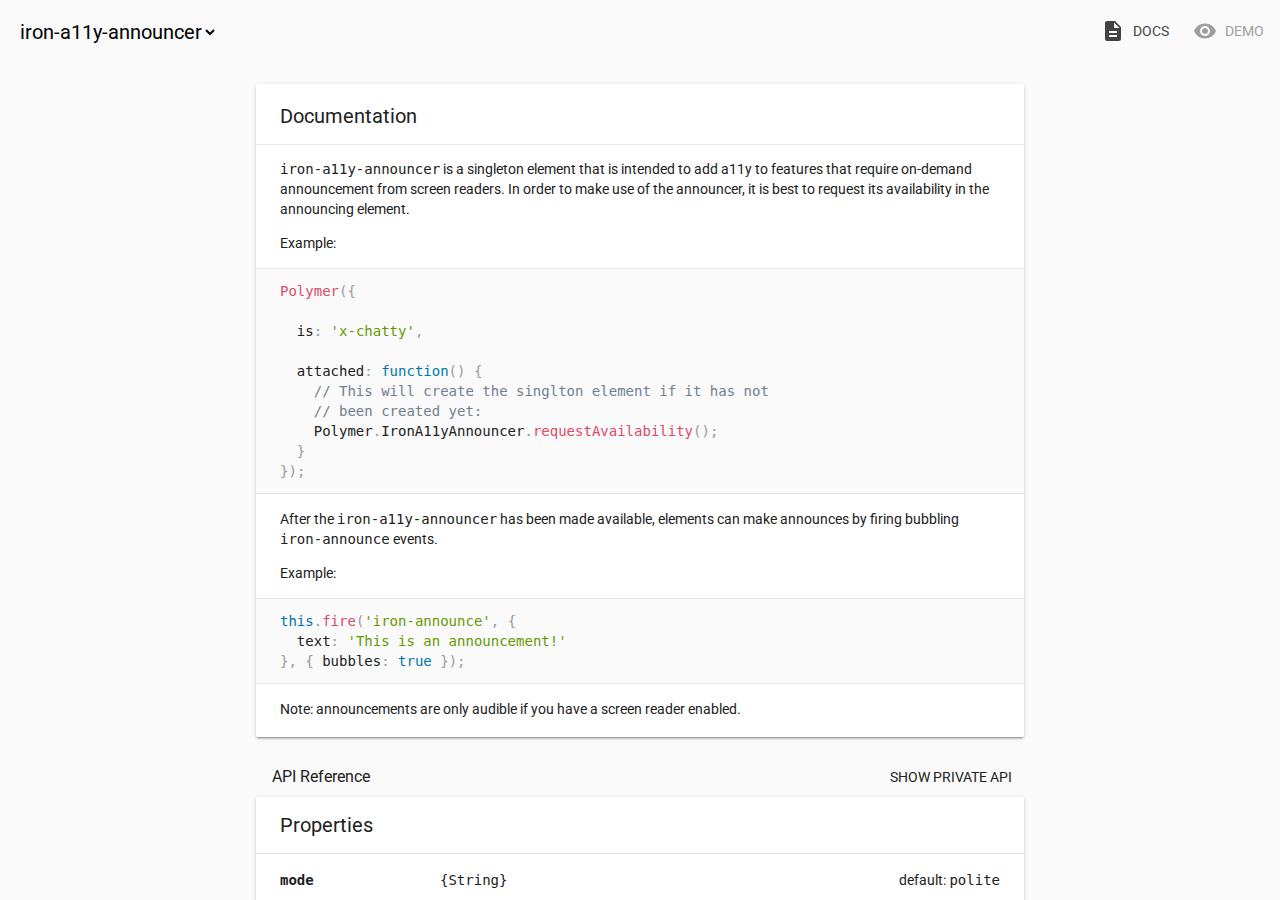
<file: polymer-starter-kit-light-1.0.2/app/bower_components/iron-a11y-announcer/index.html>
<!doctype html>
<!--
@license
Copyright (c) 2015 The Polymer Project Authors. All rights reserved.
This code may only be used under the BSD style license found at http://polymer.github.io/LICENSE.txt
The complete set of authors may be found at http://polymer.github.io/AUTHORS.txt
The complete set of contributors may be found at http://polymer.github.io/CONTRIBUTORS.txt
Code distributed by Google as part of the polymer project is also
subject to an additional IP rights grant found at http://polymer.github.io/PATENTS.txt
-->

<html>
<head>

  <title>iron-a11y-announcer</title>
  <meta charset="utf-8">
  <meta name="viewport" content="width=device-width, initial-scale=1.0">

  <script src="../webcomponentsjs/webcomponents-lite.js"></script>
  <link rel="import" href="../iron-component-page/iron-component-page.html">

</head>
<body>

  <iron-component-page></iron-component-page>

</body>
</html>
</file>
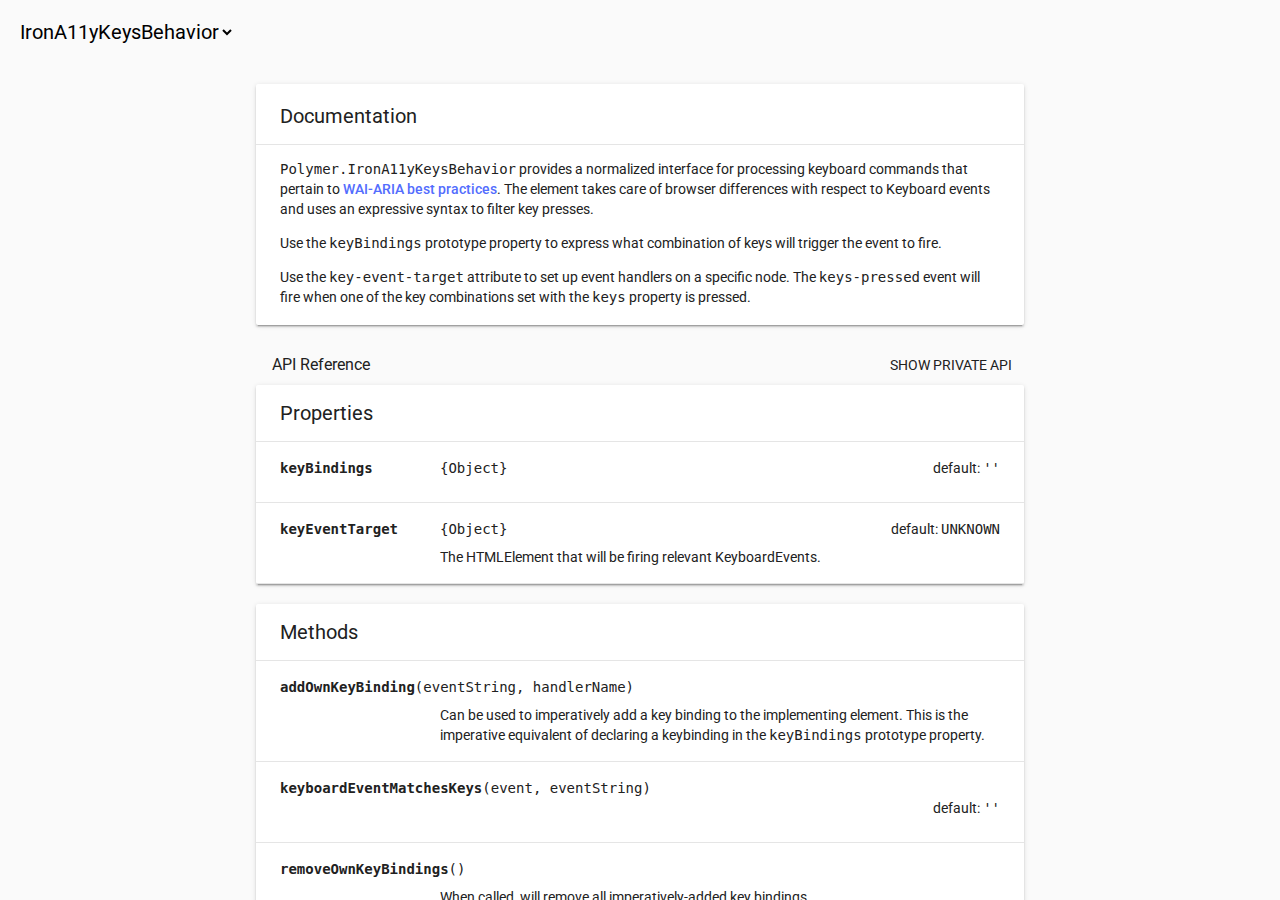
<file: polymer-starter-kit-light-1.0.2/app/bower_components/iron-a11y-keys-behavior/index.html>
<!doctype html>
<!--
@license
Copyright (c) 2015 The Polymer Project Authors. All rights reserved.
This code may only be used under the BSD style license found at http://polymer.github.io/LICENSE
The complete set of authors may be found at http://polymer.github.io/AUTHORS
The complete set of contributors may be found at http://polymer.github.io/CONTRIBUTORS
Code distributed by Google as part of the polymer project is also
subject to an additional IP rights grant found at http://polymer.github.io/PATENTS
-->
<html>
<head>

  <title>iron-a11y-keys-behavior</title>
  <script src="../webcomponentsjs/webcomponents-lite.js"></script>
  <link rel="import" href="../iron-component-page/iron-component-page.html">

</head>
<body>

  <iron-component-page></iron-component-page>

</body>
</html>
</file>
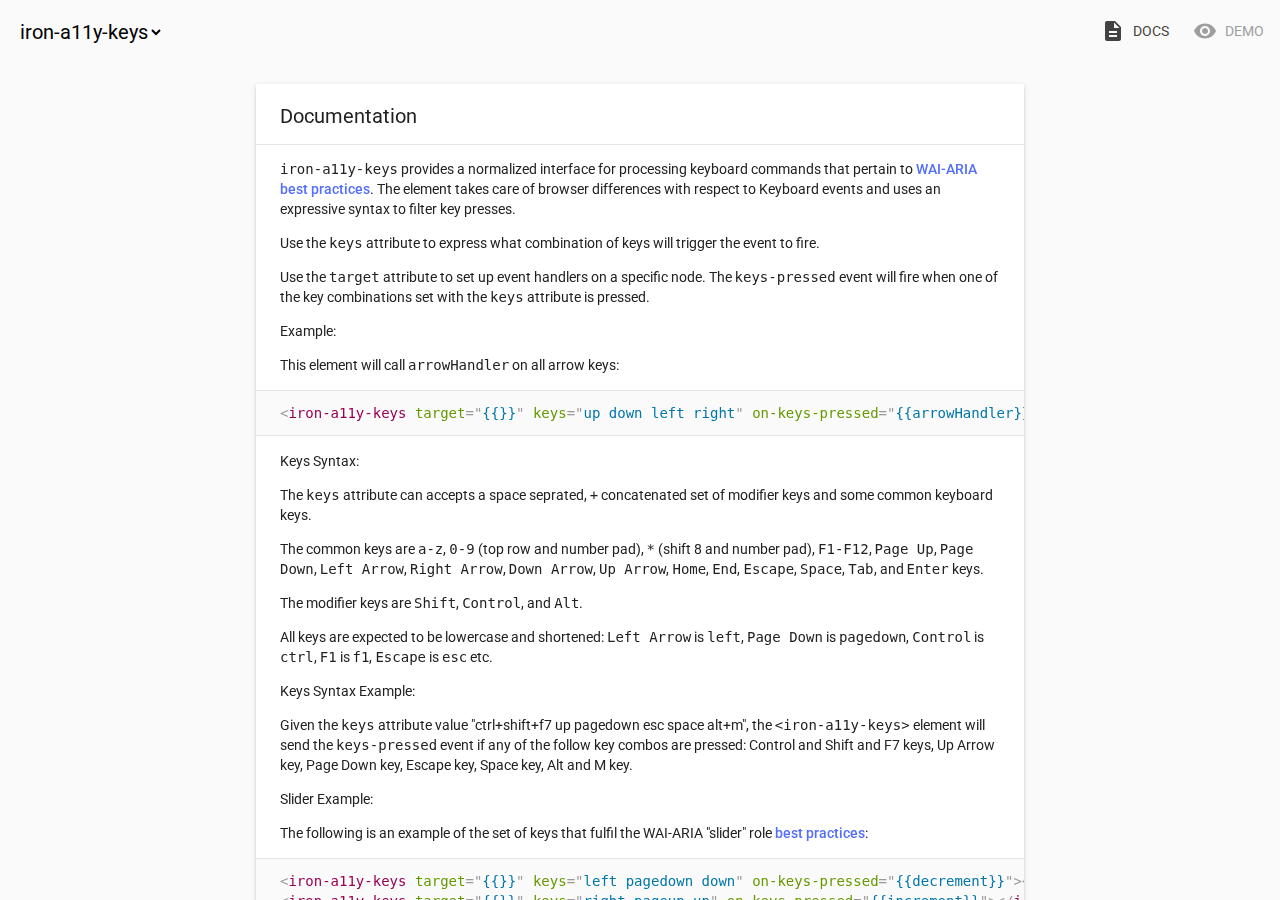
<file: polymer-starter-kit-light-1.0.2/app/bower_components/iron-a11y-keys/index.html>
<!doctype html>
<!--
@license
Copyright (c) 2015 The Polymer Project Authors. All rights reserved.
This code may only be used under the BSD style license found at http://polymer.github.io/LICENSE
The complete set of authors may be found at http://polymer.github.io/AUTHORS
The complete set of contributors may be found at http://polymer.github.io/CONTRIBUTORS
Code distributed by Google as part of the polymer project is also
subject to an additional IP rights grant found at http://polymer.github.io/PATENTS
-->
<html>
<head>

  <title>iron-a11y-keys</title>
  <script src="../webcomponentsjs/webcomponents-lite.js"></script>
  <link rel="import" href="../iron-component-page/iron-component-page.html">

</head>
<body>

  <iron-component-page></iron-component-page>

</body>
</html>
</file>
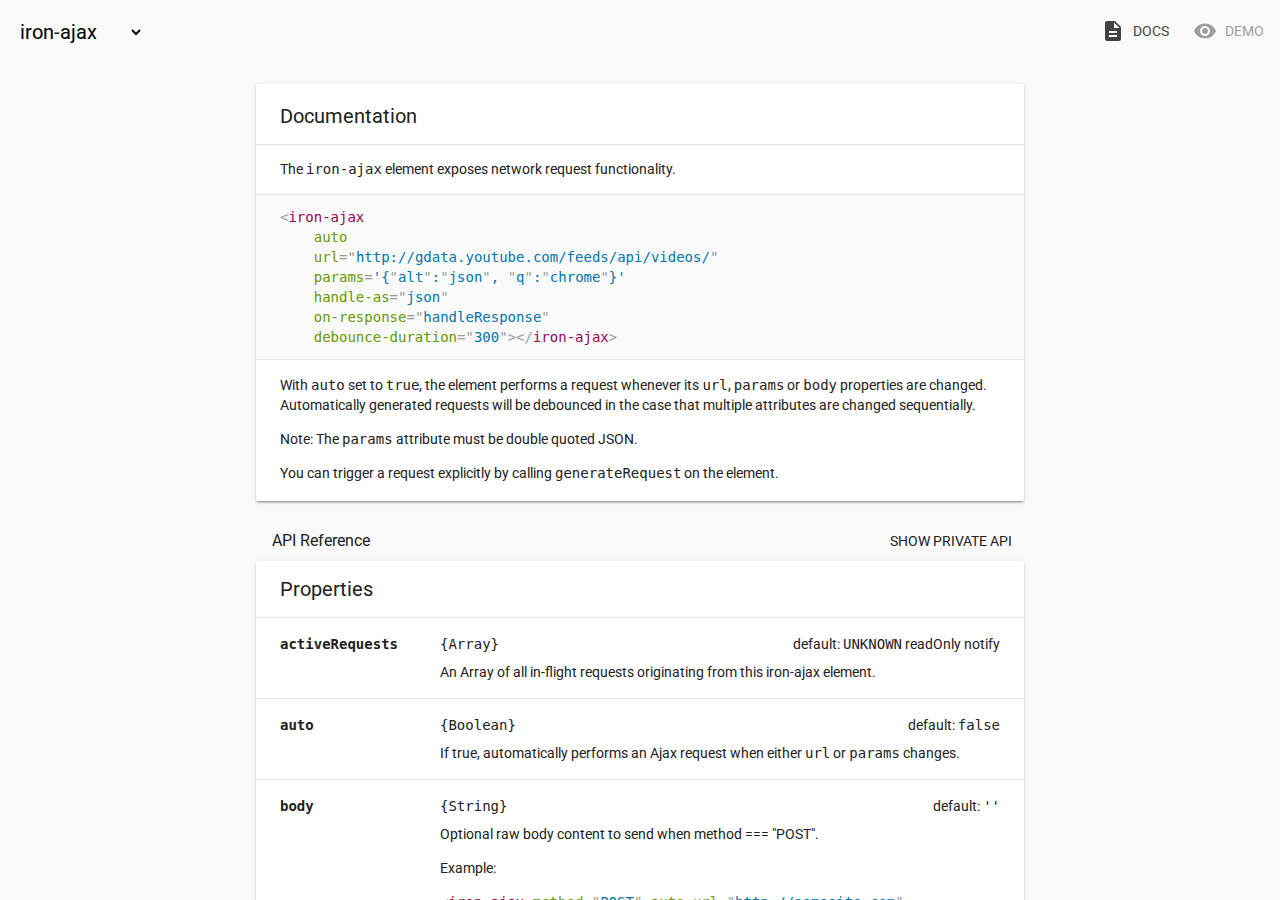
<file: polymer-starter-kit-light-1.0.2/app/bower_components/iron-ajax/index.html>
<!doctype html>
<!--
Copyright (c) 2015 The Polymer Project Authors. All rights reserved.
This code may only be used under the BSD style license found at http://polymer.github.io/LICENSE
The complete set of authors may be found at http://polymer.github.io/AUTHORS
The complete set of contributors may be found at http://polymer.github.io/CONTRIBUTORS
Code distributed by Google as part of the polymer project is also
subject to an additional IP rights grant found at http://polymer.github.io/PATENTS
-->
<html>
<head>

  <title>iron-ajax</title>
  <meta charset="utf-8">
  <meta name="viewport" content="width=device-width, initial-scale=1.0">

  <script src="../webcomponentsjs/webcomponents-lite.js"></script>
  <link rel="import" href="../iron-component-page/iron-component-page.html">

</head>
<body>

  <iron-component-page></iron-component-page>

</body>
</html>
</file>
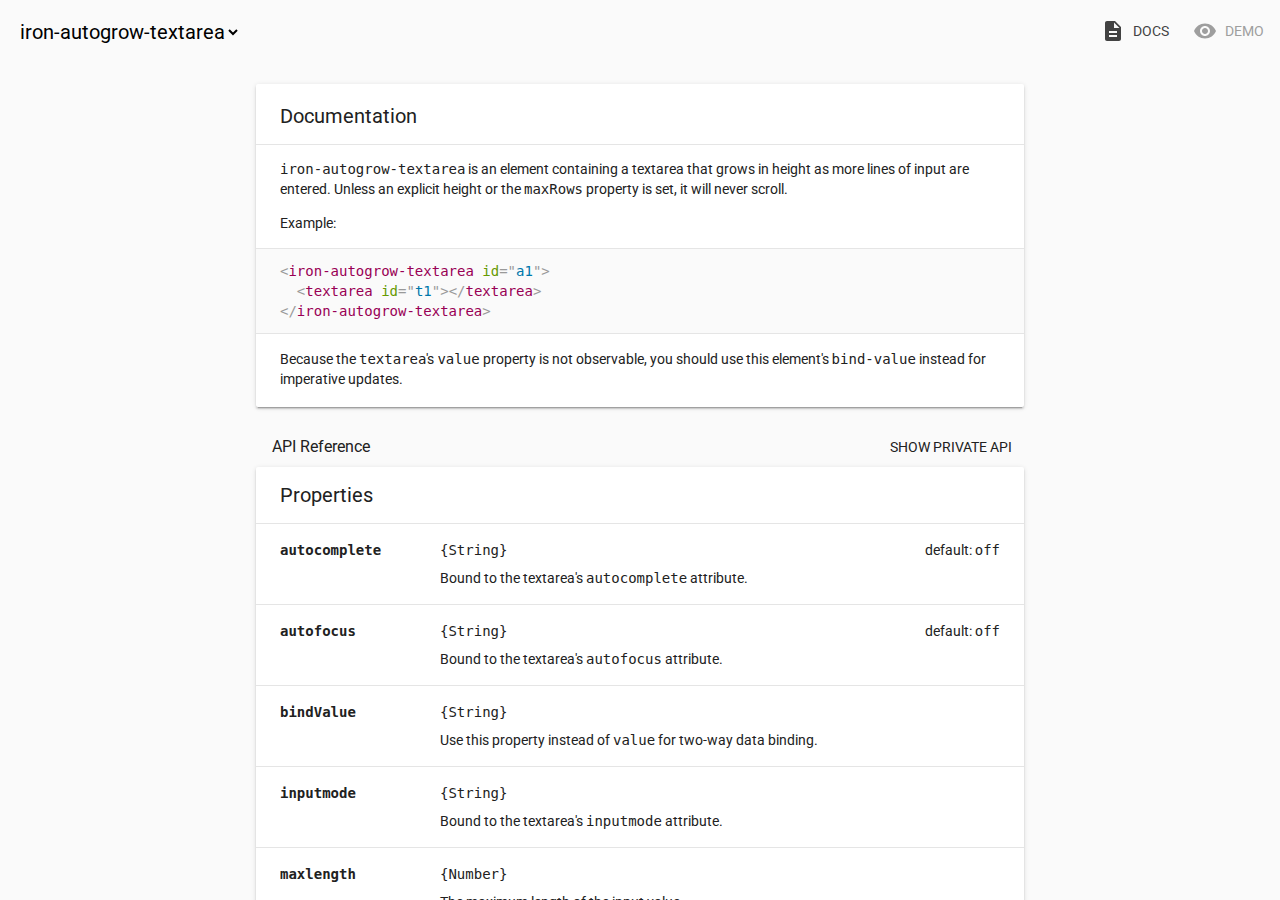
<file: polymer-starter-kit-light-1.0.2/app/bower_components/iron-autogrow-textarea/index.html>
<!doctype html>
<!--
@license
Copyright (c) 2015 The Polymer Project Authors. All rights reserved.
This code may only be used under the BSD style license found at http://polymer.github.io/LICENSE.txt
The complete set of authors may be found at http://polymer.github.io/AUTHORS.txt
The complete set of contributors may be found at http://polymer.github.io/CONTRIBUTORS.txt
Code distributed by Google as part of the polymer project is also
subject to an additional IP rights grant found at http://polymer.github.io/PATENTS.txt
-->
<html>
  <head>

    <meta charset="utf-8">
    <meta name="viewport" content="width=device-width, minimum-scale=1.0, initial-scale=1.0, user-scalable=yes">

    <title>iron-autogrow-textarea</title>

    <script src="../webcomponentsjs/webcomponents-lite.js"></script>

    <link rel="import" href="../polymer/polymer.html">
    <link rel="import" href="../iron-component-page/iron-component-page.html">

  </head>
  <body>

    <iron-component-page></iron-component-page>

  </body>
</html>
</file>
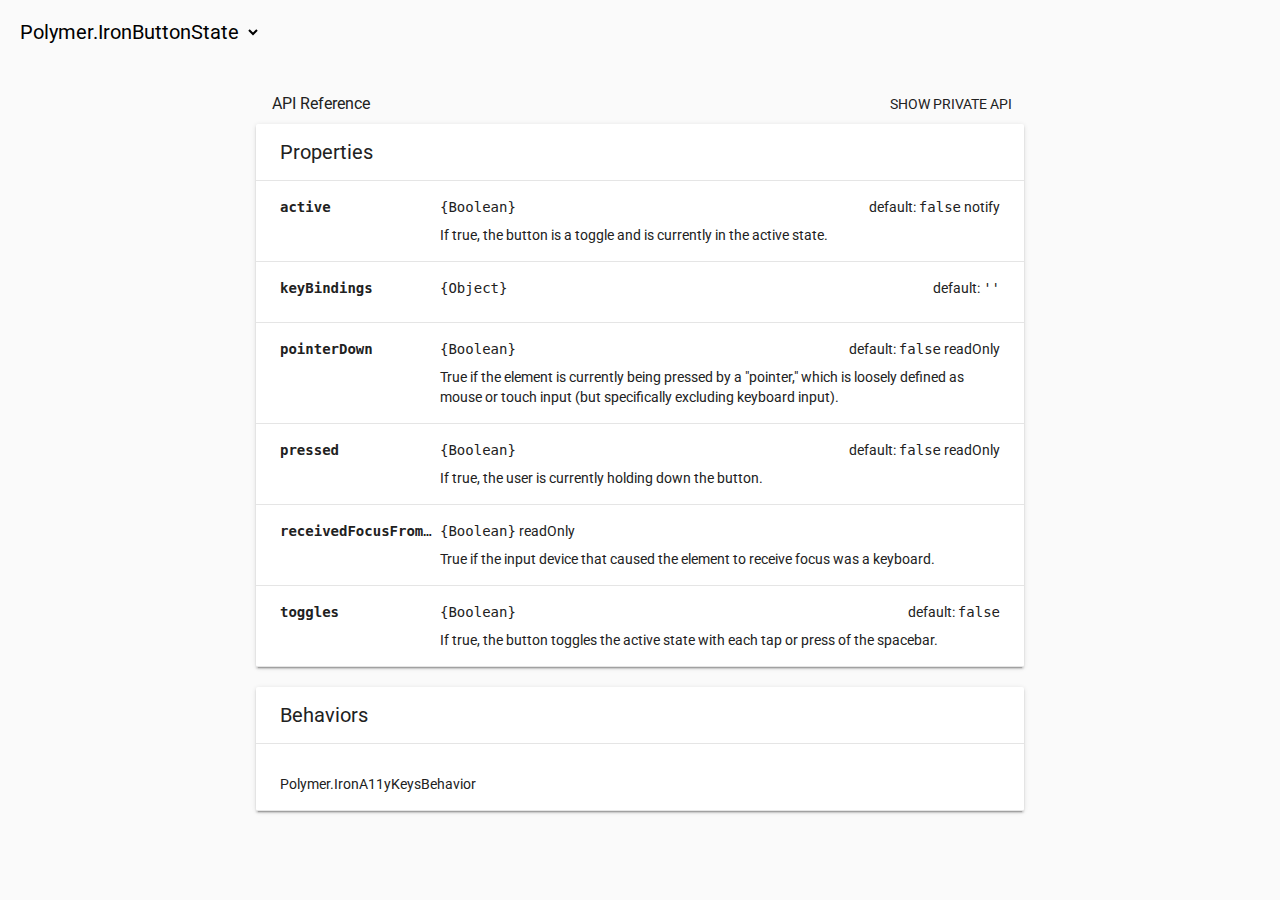
<file: polymer-starter-kit-light-1.0.2/app/bower_components/iron-behaviors/index.html>
<!doctype html>
<!--
@license
Copyright (c) 2015 The Polymer Project Authors. All rights reserved.
This code may only be used under the BSD style license found at http://polymer.github.io/LICENSE.txt
The complete set of authors may be found at http://polymer.github.io/AUTHORS.txt
The complete set of contributors may be found at http://polymer.github.io/CONTRIBUTORS.txt
Code distributed by Google as part of the polymer project is also
subject to an additional IP rights grant found at http://polymer.github.io/PATENTS.txt
-->
<html>
<head>

  <title>Iron Behaviors</title>
  <meta charset="utf-8">
  <meta name="viewport" content="width=device-width, initial-scale=1.0">

  <script src="../webcomponentsjs/webcomponents-lite.js"></script>
  <link rel="import" href="../iron-component-page/iron-component-page.html">

</head>
<body>

  <iron-component-page src="iron-button-state.html"></iron-component-page>

</body>
</html>
</file>
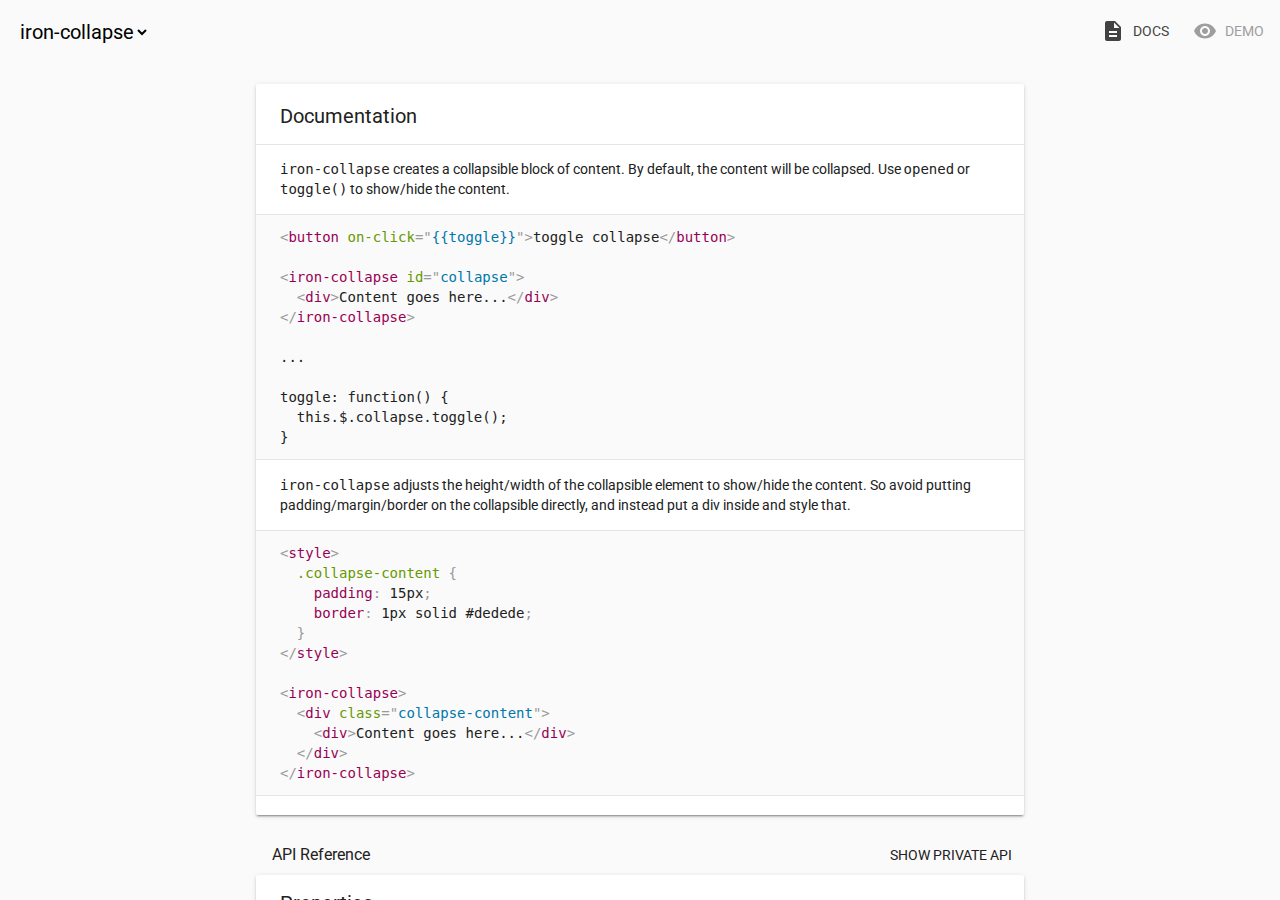
<file: polymer-starter-kit-light-1.0.2/app/bower_components/iron-collapse/index.html>
<!doctype html>
<!--
@license
Copyright (c) 2015 The Polymer Project Authors. All rights reserved.
This code may only be used under the BSD style license found at http://polymer.github.io/LICENSE.txt
The complete set of authors may be found at http://polymer.github.io/AUTHORS.txt
The complete set of contributors may be found at http://polymer.github.io/CONTRIBUTORS.txt
Code distributed by Google as part of the polymer project is also
subject to an additional IP rights grant found at http://polymer.github.io/PATENTS.txt
-->

<html>
  <head>

    <meta charset="utf-8">
    <meta name="viewport" content="width=device-width, minimum-scale=1.0, initial-scale=1.0, user-scalable=yes">

    <title>iron-collapse</title>

    <script src="../webcomponentsjs/webcomponents-lite.js"></script>

    <link rel="import" href="../polymer/polymer.html">
    <link rel="import" href="../iron-component-page/iron-component-page.html">

  </head>
  <body>

    <iron-component-page></iron-component-page>

  </body>
</html>
</file>
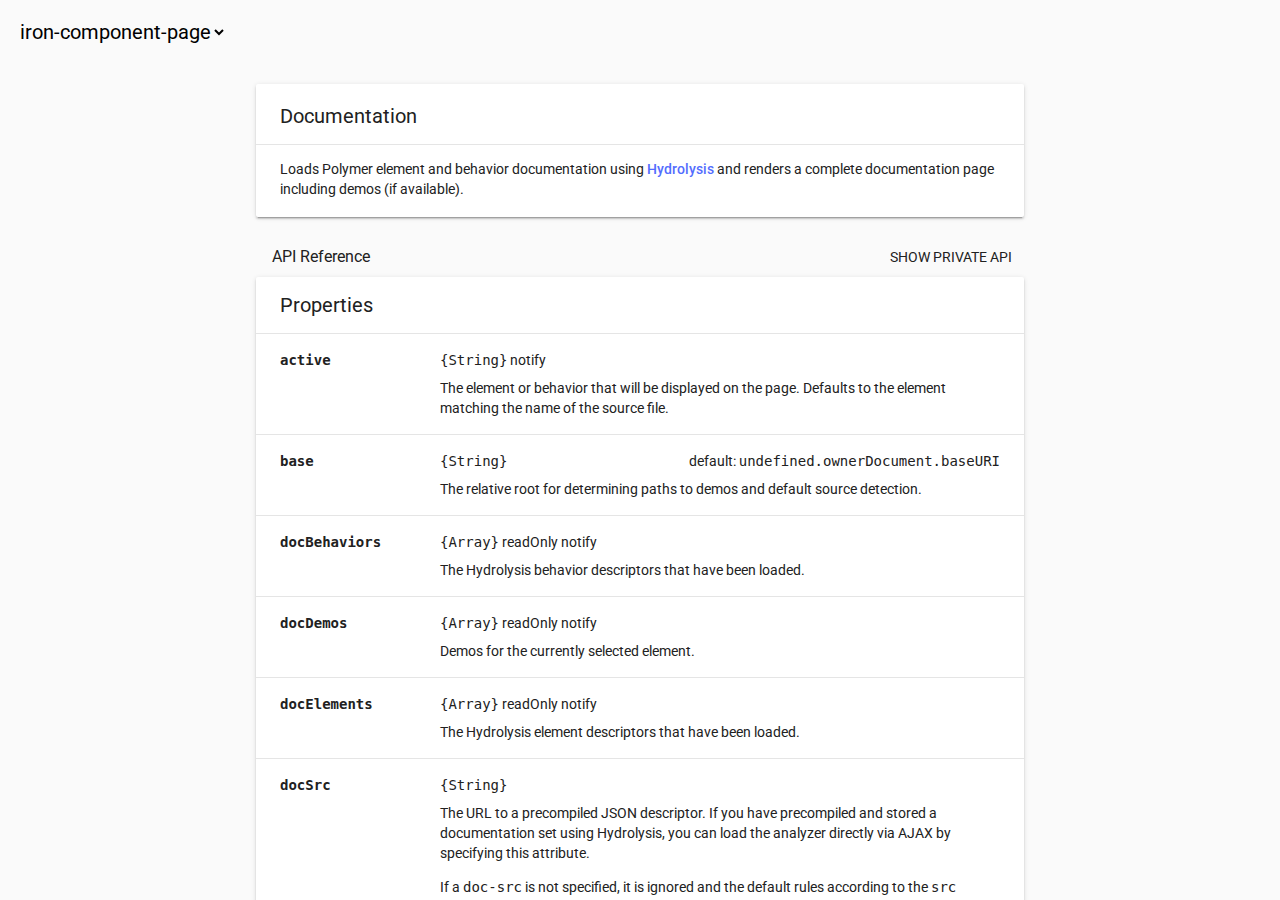
<file: polymer-starter-kit-light-1.0.2/app/bower_components/iron-component-page/index.html>
<!doctype html>
<!--
@license
Copyright (c) 2015 The Polymer Project Authors. All rights reserved.
This code may only be used under the BSD style license found at http://polymer.github.io/LICENSE
The complete set of authors may be found at http://polymer.github.io/AUTHORS
The complete set of contributors may be found at http://polymer.github.io/CONTRIBUTORS
Code distributed by Google as part of the polymer project is also
subject to an additional IP rights grant found at http://polymer.github.io/PATENTS
-->
<html>
<head>

  <meta charset="utf-8">
  <meta name="viewport" content="width=device-width, initial-scale=1.0">

  <script src="../webcomponentsjs/webcomponents-lite.js"></script>
  <link rel="import" href="../iron-component-page/iron-component-page.html">
</head>
<body>

  <iron-component-page></iron-component-page>

</body>
</html>
</file>
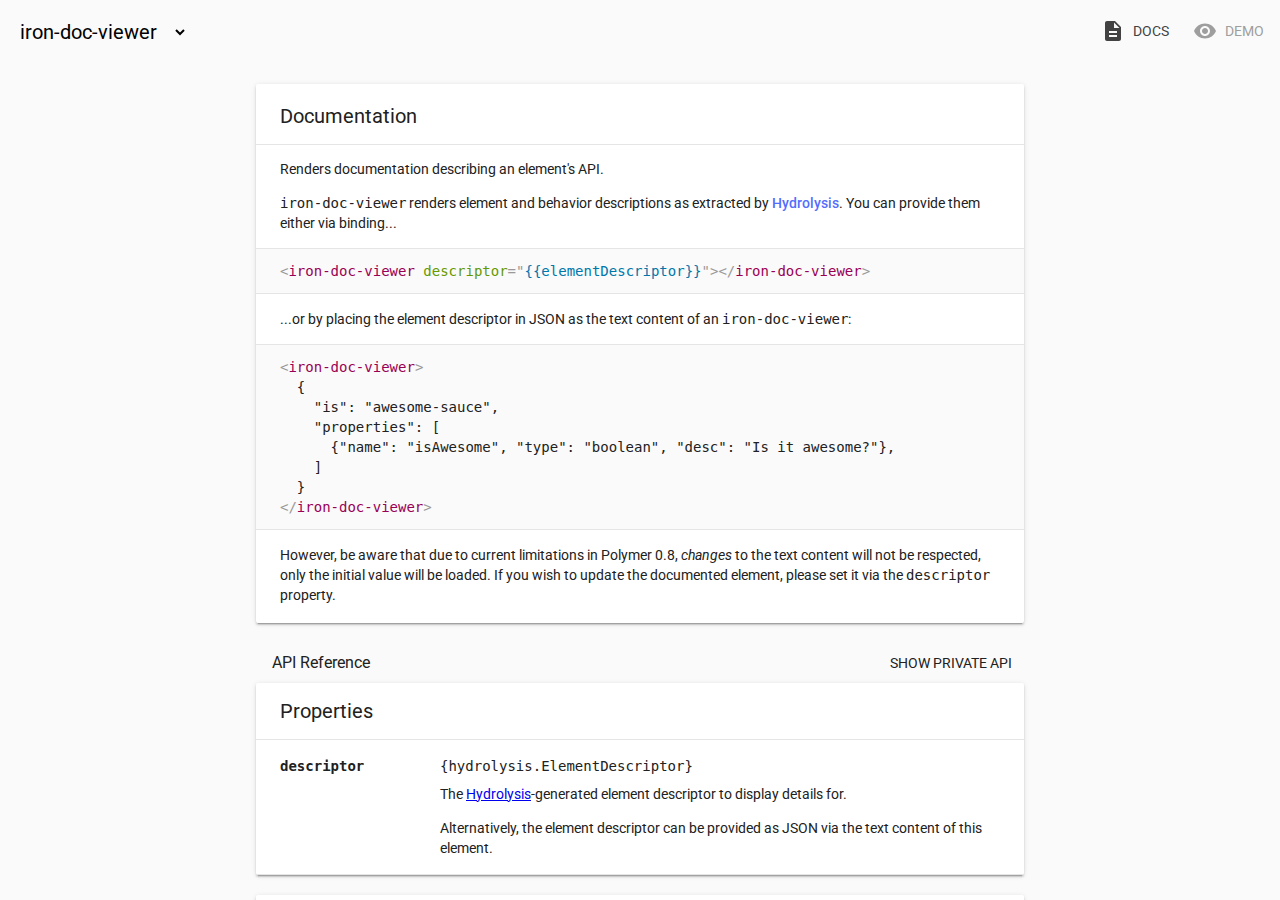
<file: polymer-starter-kit-light-1.0.2/app/bower_components/iron-doc-viewer/index.html>
<!doctype html>
<!--
Copyright (c) 2014 The Polymer Project Authors. All rights reserved.
This code may only be used under the BSD style license found at http://polymer.github.io/LICENSE
The complete set of authors may be found at http://polymer.github.io/AUTHORS
The complete set of contributors may be found at http://polymer.github.io/CONTRIBUTORS
Code distributed by Google as part of the polymer project is also
subject to an additional IP rights grant found at http://polymer.github.io/PATENTS
-->
<html>
<head>

  <meta charset="utf-8">
  <meta name="viewport" content="width=device-width, initial-scale=1.0">

  <script src="../webcomponentsjs/webcomponents-lite.js"></script>
  <link rel="import" href="../iron-component-page/iron-component-page.html">

</head>
<body>

  <iron-component-page></iron-component-page>

</body>
</html>
</file>
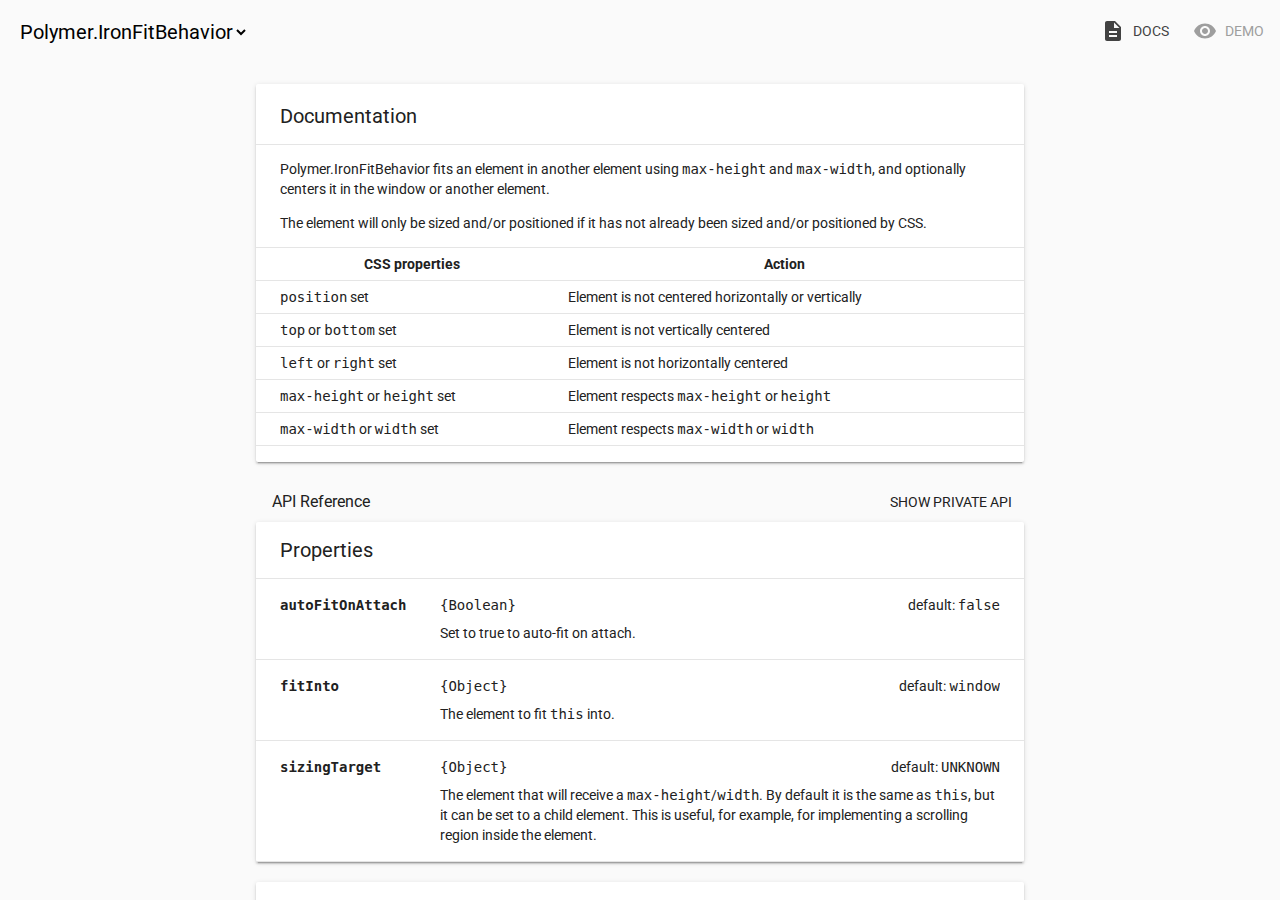
<file: polymer-starter-kit-light-1.0.2/app/bower_components/iron-fit-behavior/index.html>
<!doctype html>
<!--
@license
Copyright (c) 2015 The Polymer Project Authors. All rights reserved.
This code may only be used under the BSD style license found at http://polymer.github.io/LICENSE.txt
The complete set of authors may be found at http://polymer.github.io/AUTHORS.txt
The complete set of contributors may be found at http://polymer.github.io/CONTRIBUTORS.txt
Code distributed by Google as part of the polymer project is also
subject to an additional IP rights grant found at http://polymer.github.io/PATENTS.txt
-->
<html>
<head>

  <meta charset="utf-8">
  <meta name="viewport" content="width=device-width, minimum-scale=1.0, initial-scale=1.0, user-scalable=yes">

  <title>iron-fit-behavior</title>

  <script src="../webcomponentsjs/webcomponents-lite.js"></script>

  <link rel="import" href="../polymer/polymer.html">
  <link rel="import" href="../iron-component-page/iron-component-page.html">

</head>
<body>

  <iron-component-page></iron-component-page>

</body>
</html>
</file>
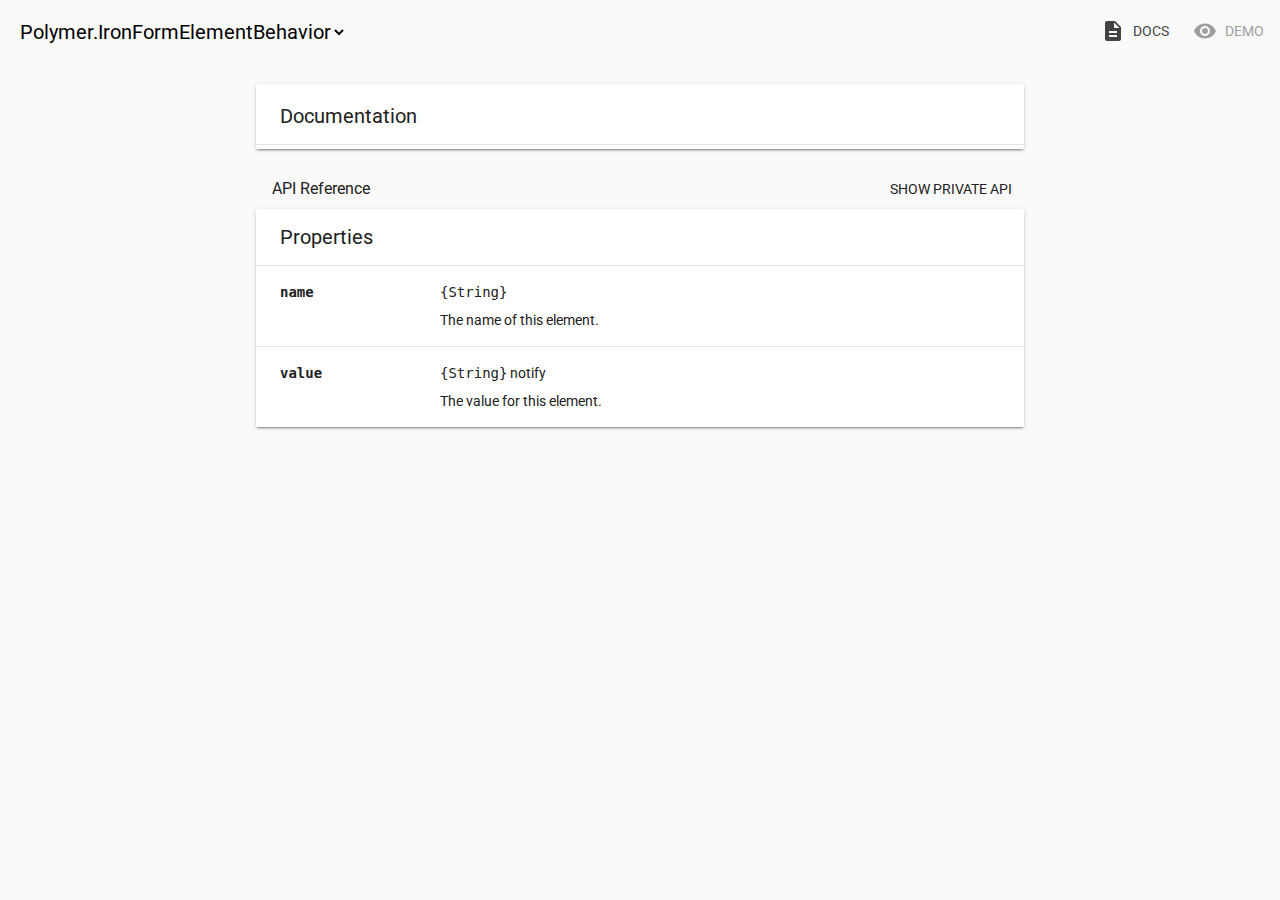
<file: polymer-starter-kit-light-1.0.2/app/bower_components/iron-form-element-behavior/index.html>
<!doctype html>
<!--
@license
Copyright (c) 2015 The Polymer Project Authors. All rights reserved.
This code may only be used under the BSD style license found at http://polymer.github.io/LICENSE.txt
The complete set of authors may be found at http://polymer.github.io/AUTHORS.txt
The complete set of contributors may be found at http://polymer.github.io/CONTRIBUTORS.txt
Code distributed by Google as part of the polymer project is also
subject to an additional IP rights grant found at http://polymer.github.io/PATENTS.txt
-->
<html>
<head>

  <meta charset="utf-8">
  <meta name="viewport" content="width=device-width, minimum-scale=1.0, initial-scale=1.0, user-scalable=yes">

  <title>iron-form-element-behavior</title>

  <script src="../webcomponentsjs/webcomponents-lite.js"></script>

  <link rel="import" href="../polymer/polymer.html">
  <link rel="import" href="../iron-component-page/iron-component-page.html">

</head>
<body>

  <iron-component-page></iron-component-page>

</body>
</html>
</file>
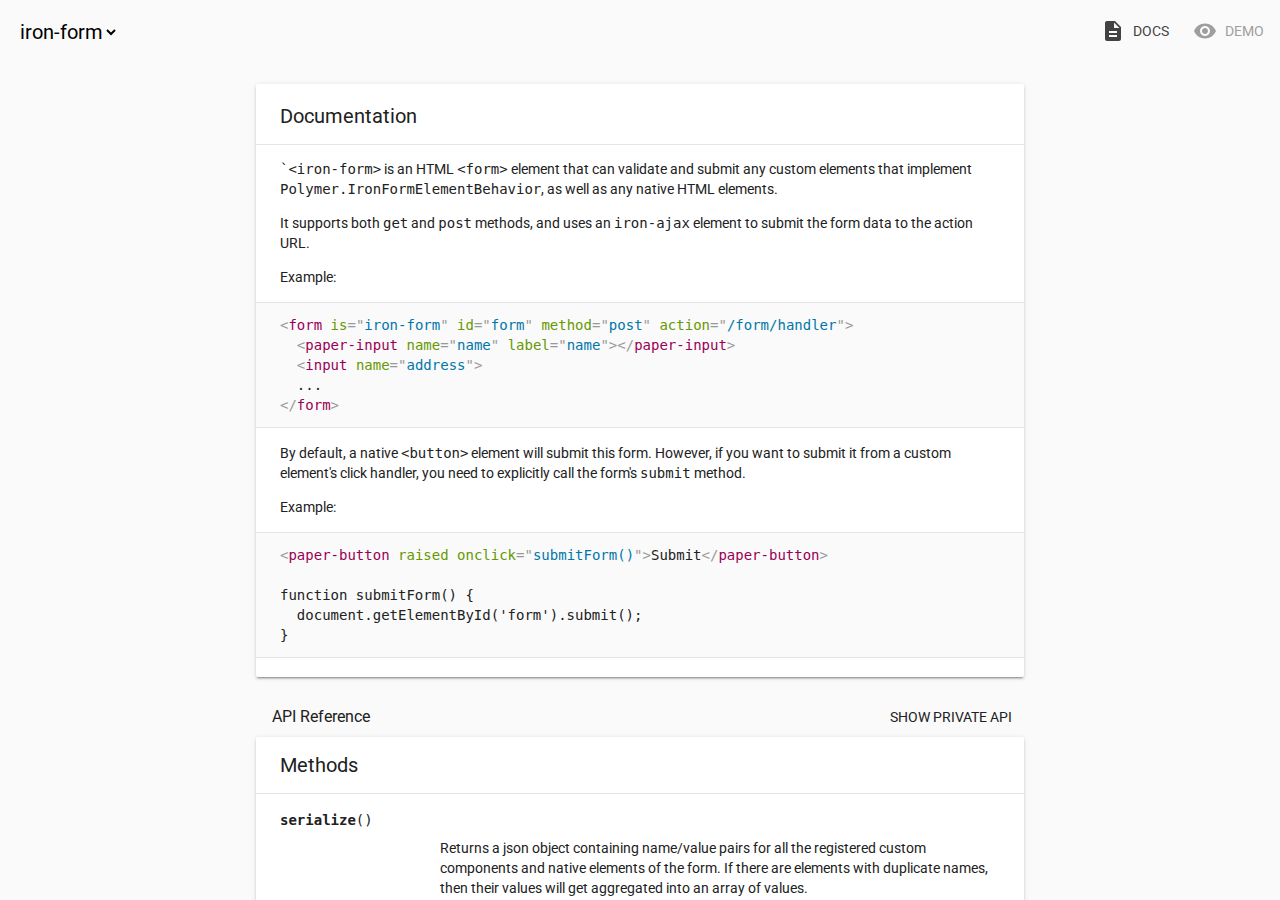
<file: polymer-starter-kit-light-1.0.2/app/bower_components/iron-form/index.html>
<!doctype html>
<!--
@license
Copyright (c) 2015 The Polymer Project Authors. All rights reserved.
This code may only be used under the BSD style license found at http://polymer.github.io/LICENSE.txt
The complete set of authors may be found at http://polymer.github.io/AUTHORS.txt
The complete set of contributors may be found at http://polymer.github.io/CONTRIBUTORS.txt
Code distributed by Google as part of the polymer project is also
subject to an additional IP rights grant found at http://polymer.github.io/PATENTS.txt
-->
<html>
<head>

  <meta charset="utf-8">
  <meta name="viewport" content="width=device-width, minimum-scale=1.0, initial-scale=1.0, user-scalable=yes">

  <title>iron-form</title>

  <script src="../webcomponentsjs/webcomponents-lite.js"></script>

  <link rel="import" href="../polymer/polymer.html">
  <link rel="import" href="../iron-component-page/iron-component-page.html">

</head>
<body>

  <iron-component-page></iron-component-page>

</body>
</html>
</file>
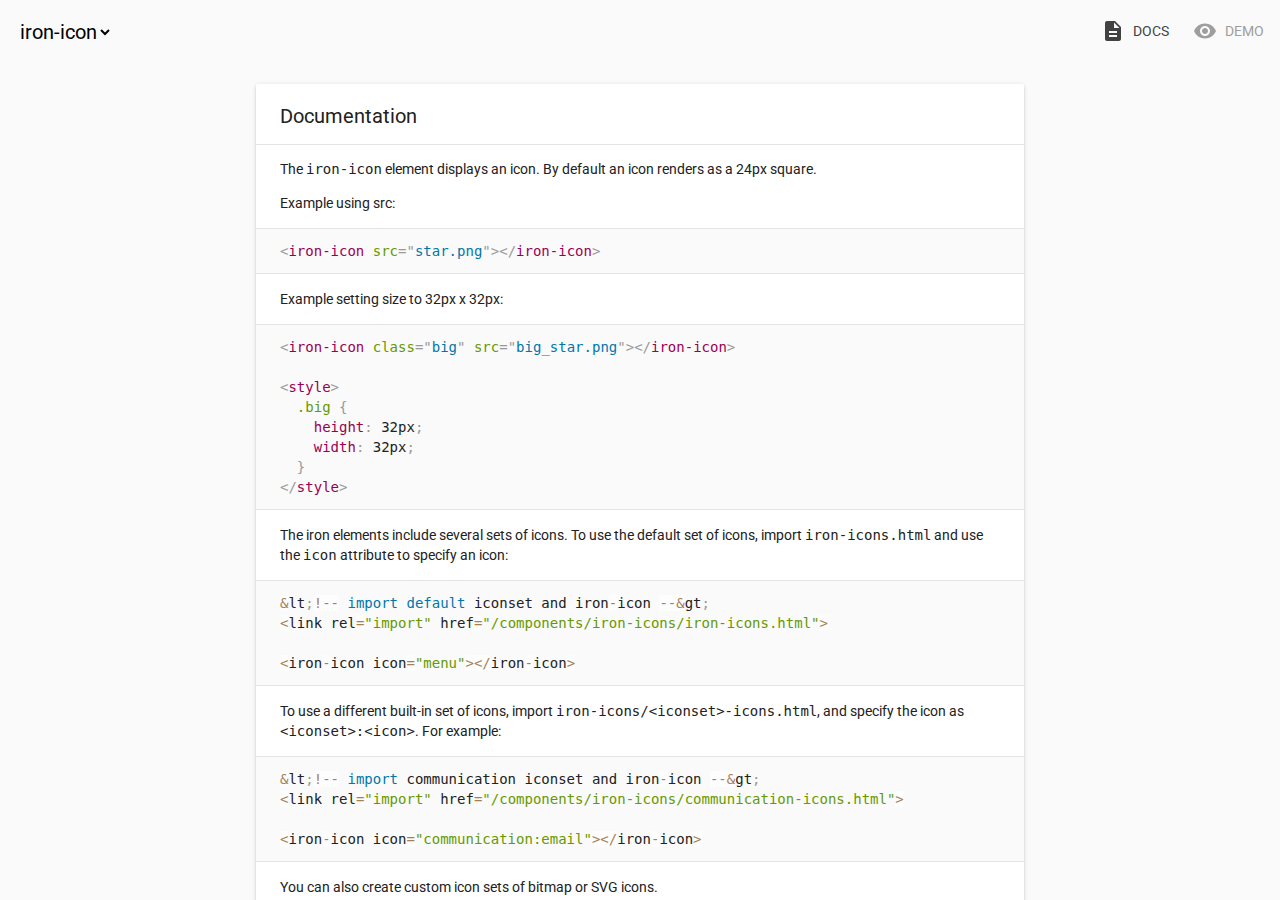
<file: polymer-starter-kit-light-1.0.2/app/bower_components/iron-icon/index.html>
<!doctype html>
<!--
@license
Copyright (c) 2015 The Polymer Project Authors. All rights reserved.
This code may only be used under the BSD style license found at http://polymer.github.io/LICENSE
The complete set of authors may be found at http://polymer.github.io/AUTHORS
The complete set of contributors may be found at http://polymer.github.io/CONTRIBUTORS
Code distributed by Google as part of the polymer project is also
subject to an additional IP rights grant found at http://polymer.github.io/PATENTS
-->
<html>
<head>

  <meta charset="utf-8">
  <meta name="viewport" content="width=device-width, initial-scale=1.0">

  <script src="../webcomponentsjs/webcomponents-lite.js"></script>
  <link rel="import" href="../iron-component-page/iron-component-page.html">

</head>
<body>

  <iron-component-page></iron-component-page>

</body>
</html>
</file>
